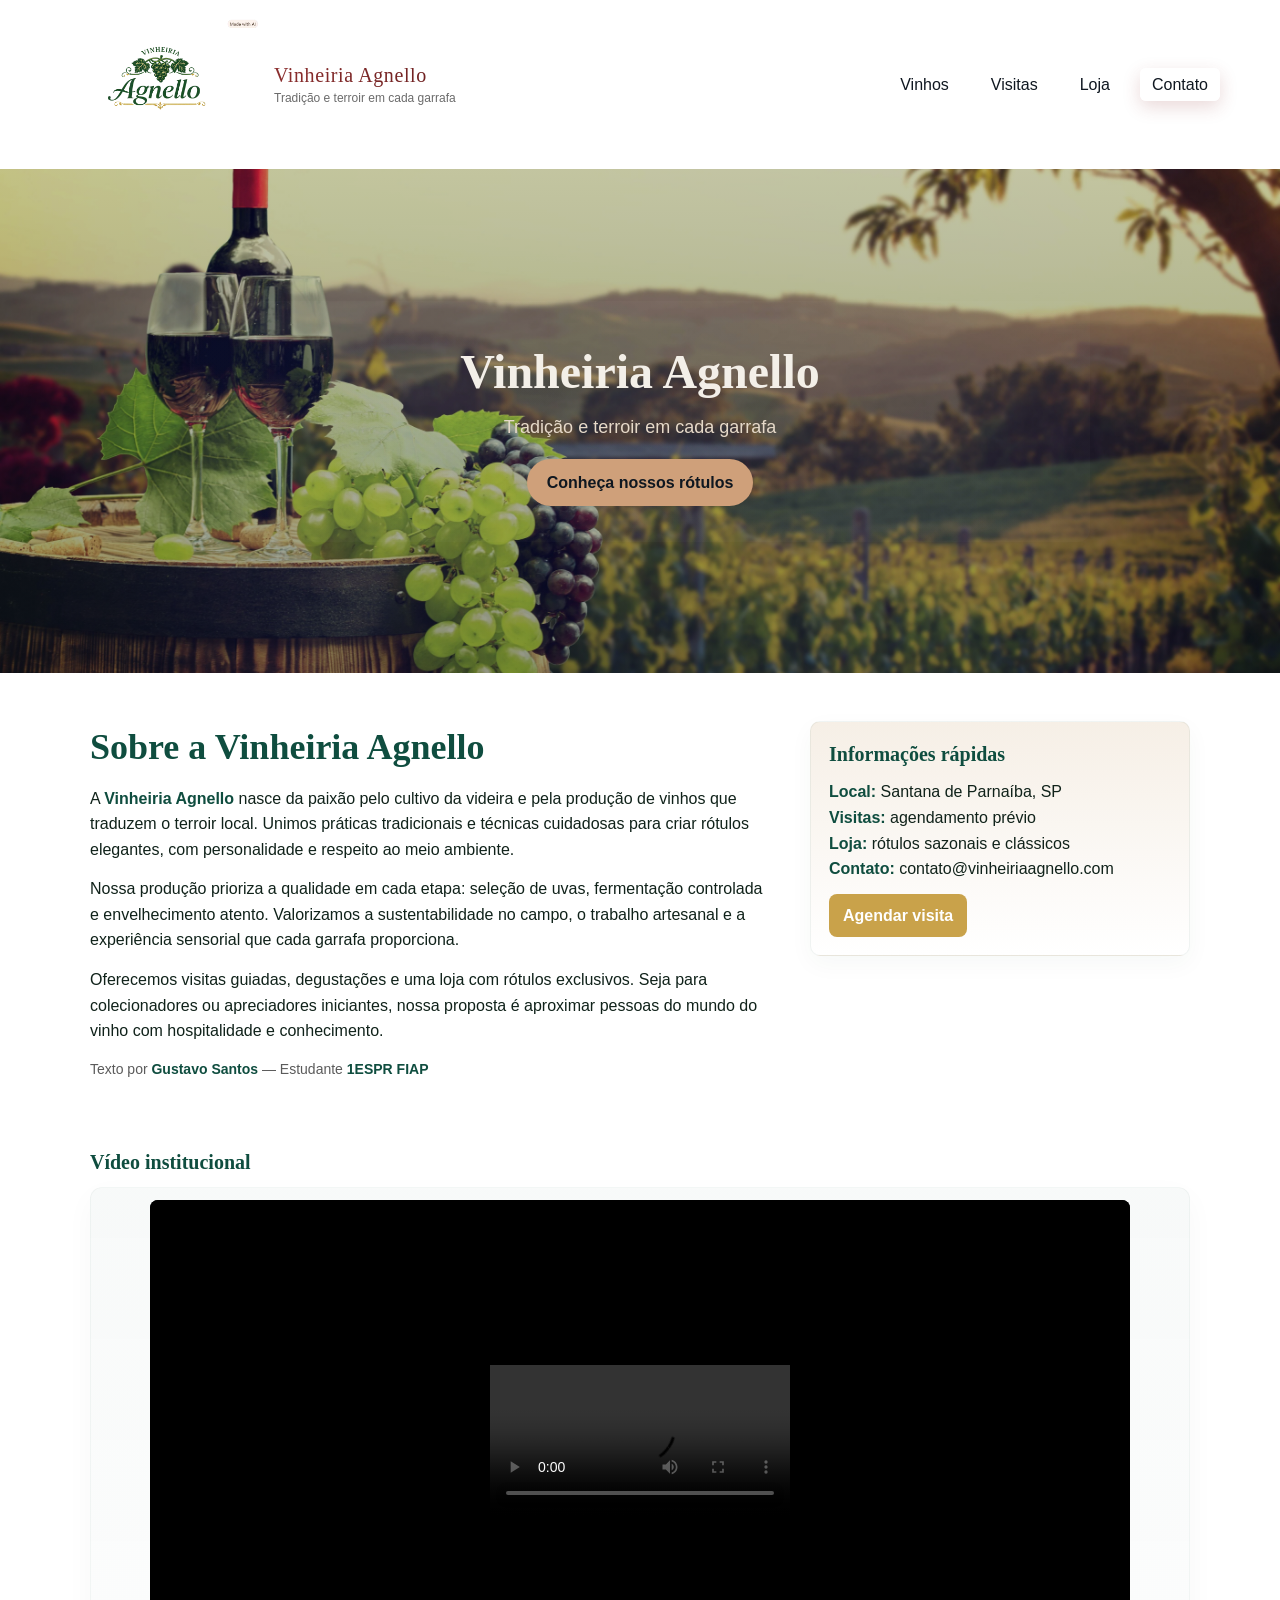
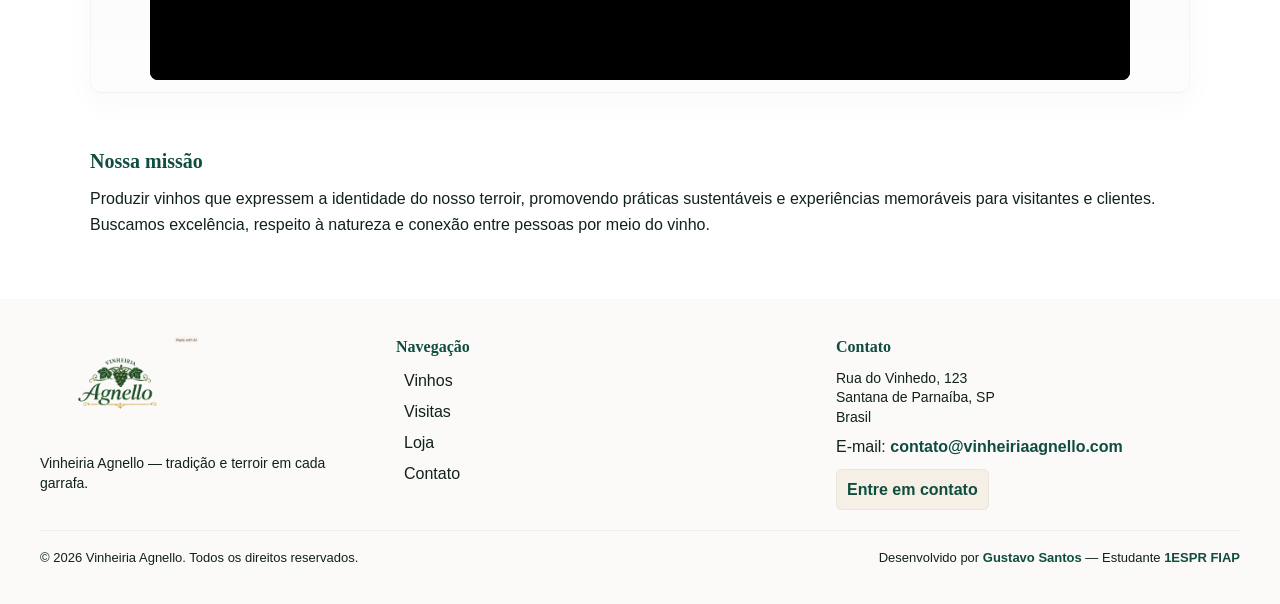
<file: index.html>
<!DOCTYPE html>
<html lang="pt-BR">

<head>
    <meta charset="UTF-8">
    <meta name="viewport" content="width=device-width, initial-scale=1.0">
    <meta name="keywords" content="Vinheiria Agnello, vinhos, vinícola, vinhos artesanais, vinhos brasileiros, degustação de vinhos, visita à vinícola, loja de vinhos, terroir, enoturismo, Santana de Parnaíba, São Paulo">
    <meta name="description" content="Conheça a Vinheiria Agnello, uma vinheiria dedicada à tradição, ao terroir e à produção de vinhos artesanais. Descubra nossos vinhos, visitas e experiências.">
    <link rel="icon" href="./src/assets/imgs/logo.png" type="image/png">
    <title>Vinheiria Agnello</title>
    <link rel="stylesheet" href="./src/css/style.css">

    <style>
        .principal_sobre {
            background: #ffffff;
            color: #10221a;
            font-family: "Montserrat", sans-serif;
            padding: 48px 36px;
            box-sizing: border-box;
        }

        .sobre_apresentacao {
            display: flex;
            gap: 36px;
            max-width: 1100px;
            margin: 0 auto 36px auto;
            align-items: flex-start;
        }

        .conteudo_sobre {
            flex: 2;
        }

        .titulo_principal {
            font-family: "Playfair Display", serif;
            font-size: 36px;
            color: #0f4d3f;
            margin-bottom: 12px;
        }

        .titulo_secundario {
            font-family: "Playfair Display", serif;
            font-size: 20px;
            color: #0f4d3f;
            margin-bottom: 10px;
        }

        .paragrafo {
            font-size: 16px;
            line-height: 1.6;
            color: #10221a;
            margin-bottom: 14px;
        }

        .assinatura {
            margin-top: 8px;
            font-size: 14px;
            color: #5b5b5b;
        }

        .info_rapida {
            flex: 1;
            background: linear-gradient(180deg, #f6efe6, #fff);
            border: 1px solid rgba(15, 77, 63, 0.06);
            padding: 18px;
            border-radius: 10px;
            box-shadow: 0 8px 24px rgba(15, 77, 63, 0.04);
        }

        .lista_info {
            list-style: none;
            padding: 0;
            margin: 0 0 12px 0;
            color: #10221a;
            line-height: 1.6;
        }

        .botao_contato {
            display: inline-block;
            text-decoration: none;
            background: #c9a24a;
            color: #ffffff;
            padding: 10px 14px;
            border-radius: 8px;
            font-weight: 600;
        }

        .secao_video {
            max-width: 1100px;
            margin: 0 auto 28px auto;
            padding: 18px 0;
        }

        .video_container {
            background: linear-gradient(
                180deg,
                rgba(15, 77, 63, 0.03),
                rgba(15, 77, 63, 0.01)
            );
            border-radius: 12px;
            padding: 12px;
            display: flex;
            justify-content: center;
            align-items: center;
            border: 1px solid rgba(15, 77, 63, 0.04);
            box-shadow: 0 10px 30px rgba(15, 77, 63, 0.03);
        }

        .video_embutido {
            width: 100%;
            height: 480px;
            max-width: 980px;
            border-radius: 8px;
            background: #000;
        }

        .secao_missao {
            max-width: 1100px;
            margin: 0 auto;
            padding-top: 8px;
        }

        strong {
            color: #0f4d3f;
        }

        code {
            background: #f4f4f4;
            padding: 2px 6px;
            border-radius: 4px;
            font-family: monospace;
            font-size: 13px;
        }
    </style>
</head>

<body>

    <header class="cabecalho_site">
        <div class="topo_cabecalho">

            <a class="marca" href="#">
                <img
                    class="logo_marca"
                    src="./src/assets/imgs/logo.png"
                    alt="Logotipo Vinheiria Agnello"
                >

                <div class="texto_marca">
                    <span class="nome_marca">Vinheiria Agnello</span>
                    <span class="tag_marca">Tradição e terroir em cada garrafa</span>
                </div>
            </a>

            <nav class="nav_principal">
                <ul class="lista_nav">

                    <li>
                        <a href="./src/pages/vinhos.html">Vinhos</a>
                    </li>

                    <li>
                        <a href="./src/pages/visitas.html">Visitas</a>
                    </li>

                    <li>
                        <a href="./src/pages/loja.html">Loja</a>
                    </li>

                    <li>
                        <a href="./src/pages/contato.html" class="botao_cta">Contato</a>
                    </li>

                </ul>
            </nav>

        </div>

        <div class="hero">
            <div class="sobreposicao_hero">
                <h1 class="titulo_hero">Vinheiria Agnello</h1>

                <p class="subtitulo_hero">
                    Tradição e terroir em cada garrafa
                </p>

                <a class="cta_hero" href="./src/pages/vinhos.html">
                    Conheça nossos rótulos
                </a>
            </div>
        </div>
    </header>

    <main class="principal_sobre" id="sobre">

        <section class="sobre_apresentacao">

            <div class="conteudo_sobre">

                <h2 id="titulo_sobre" class="titulo_principal">
                    Sobre a Vinheiria Agnello
                </h2>

                <p class="paragrafo">
                    A <strong>Vinheiria Agnello</strong> nasce da paixão pelo cultivo da videira e pela produção de
                    vinhos que traduzem o terroir local.
                    Unimos práticas tradicionais e técnicas cuidadosas para criar rótulos elegantes, com personalidade e
                    respeito ao meio ambiente.
                </p>

                <p class="paragrafo">
                    Nossa produção prioriza a qualidade em cada etapa: seleção de uvas, fermentação controlada e
                    envelhecimento atento.
                    Valorizamos a sustentabilidade no campo, o trabalho artesanal e a experiência sensorial que cada
                    garrafa proporciona.
                </p>

                <p class="paragrafo">
                    Oferecemos visitas guiadas, degustações e uma loja com rótulos exclusivos. Seja para colecionadores
                    ou apreciadores iniciantes,
                    nossa proposta é aproximar pessoas do mundo do vinho com hospitalidade e conhecimento.
                </p>

                <p class="paragrafo assinatura">
                    Texto por <strong>Gustavo Santos</strong> —
                    Estudante <strong>1ESPR FIAP</strong>
                </p>

            </div>

            <aside class="info_rapida">

                <h3 id="titulo_info" class="titulo_secundario">
                    Informações rápidas
                </h3>

                <ul class="lista_info">
                    <li><strong>Local:</strong> Santana de Parnaíba, SP</li>
                    <li><strong>Visitas:</strong> agendamento prévio</li>
                    <li><strong>Loja:</strong> rótulos sazonais e clássicos</li>
                    <li><strong>Contato:</strong> contato@vinheiriaagnello.com</li>
                </ul>

                <a class="botao_contato" href="./src/pages/contato.html">
                    Agendar visita
                </a>

            </aside>

        </section>

        <section class="secao_video">

            <h3 id="titulo_video" class="titulo_secundario">
                Vídeo institucional
            </h3>

            <div class="video_container">

                <iframe
                    class="video_embutido"
                    src="./src/assets/videos/Vinheria_Agnello.mp4"
                    title="Vídeo institucional da Vinheiria Agnello"
                    frameborder="0"
                ></iframe>

            </div>

        </section>

        <section class="secao_missao">

            <h3 id="titulo_missao" class="titulo_secundario">
                Nossa missão
            </h3>

            <p class="paragrafo">
                Produzir vinhos que expressem a identidade do nosso terroir, promovendo práticas sustentáveis e
                experiências memoráveis para visitantes e clientes.
                Buscamos excelência, respeito à natureza e conexão entre pessoas por meio do vinho.
            </p>

        </section>

    </main>

    <footer class="rodape_site">

        <div class="rodape_container">

            <div class="rodape_coluna marca_coluna">

                <img
                    class="logo_rodape"
                    src="./src/assets/imgs/logo.png"
                    alt="Logotipo Vinheiria Agnello"
                >

                <p class="descricao_rodape">
                    Vinheiria Agnello — tradição e terroir em cada garrafa.
                </p>

            </div>

            <div class="rodape_coluna nav_coluna">

                <h4 class="titulo_coluna">
                    Navegação
                </h4>

                <ul class="lista_rodape">
                    <li><a href="./src/pages/vinhos.html">Vinhos</a></li>
                    <li><a href="./src/pages/visitas.html">Visitas</a></li>
                    <li><a href="./src/pages/loja.html">Loja</a></li>
                    <li><a href="./src/pages/contato.html">Contato</a></li>
                </ul>

            </div>

            <div class="rodape_coluna contato_coluna">

                <h4 class="titulo_coluna">
                    Contato
                </h4>

                <address class="endereco_rodape">
                    Rua do Vinhedo, 123<br>
                    Santana de Parnaíba, SP<br>
                    Brasil
                </address>

                <p class="email_rodape">
                    E-mail:
                    <a href="mailto:contato@vinheiriaagnello.com">
                        contato@vinheiriaagnello.com
                    </a>
                </p>

                <div class="redes_rodape">
                    <a class="Contato" href="./src/pages/contato.html">
                        Entre em contato
                    </a>
                </div>

            </div>

        </div>

        <div class="rodape_baixo">

            <p class="direitos">
                © <span class="ano">2026</span>
                Vinheiria Agnello. Todos os direitos reservados.
            </p>

            <p class="desenvolvido">
                Desenvolvido por <strong>Gustavo Santos</strong> —
                Estudante <strong>1ESPR FIAP</strong>
            </p>

        </div>

    </footer>

</body>

</html>
</file>
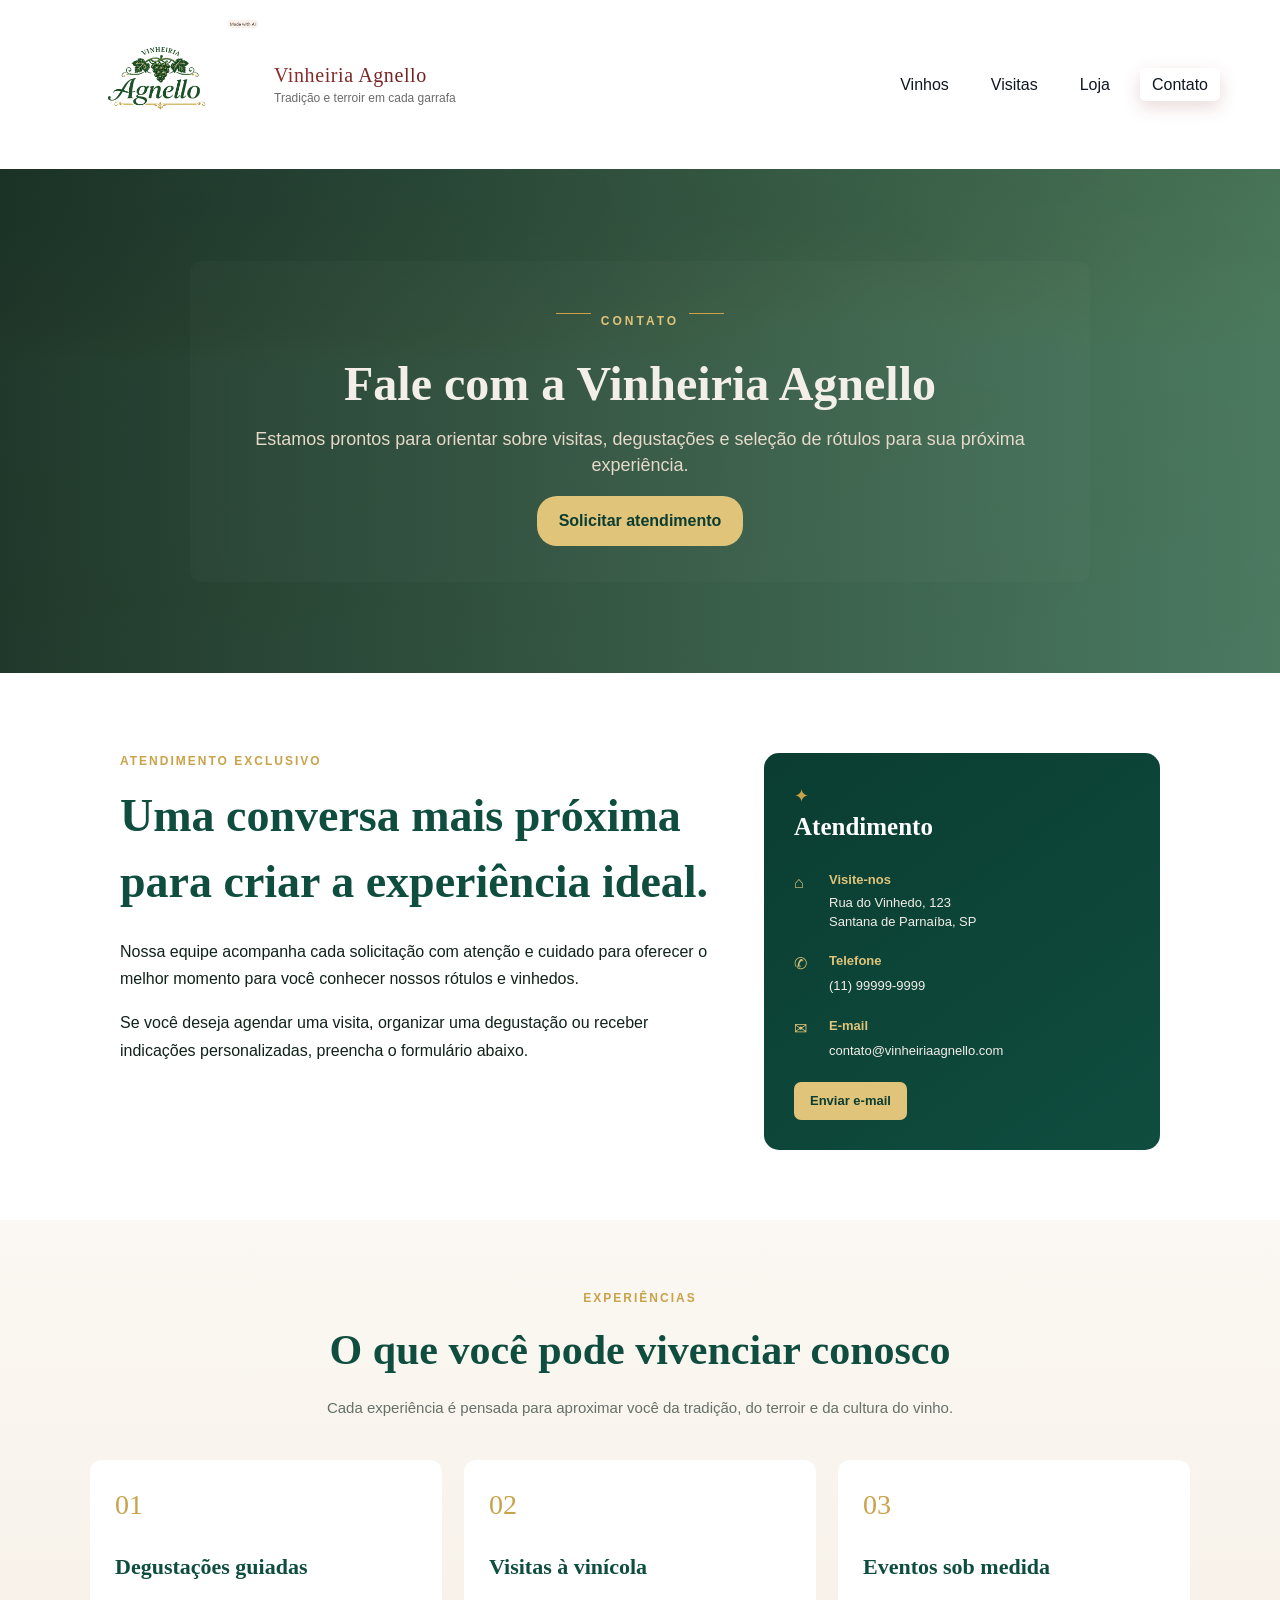
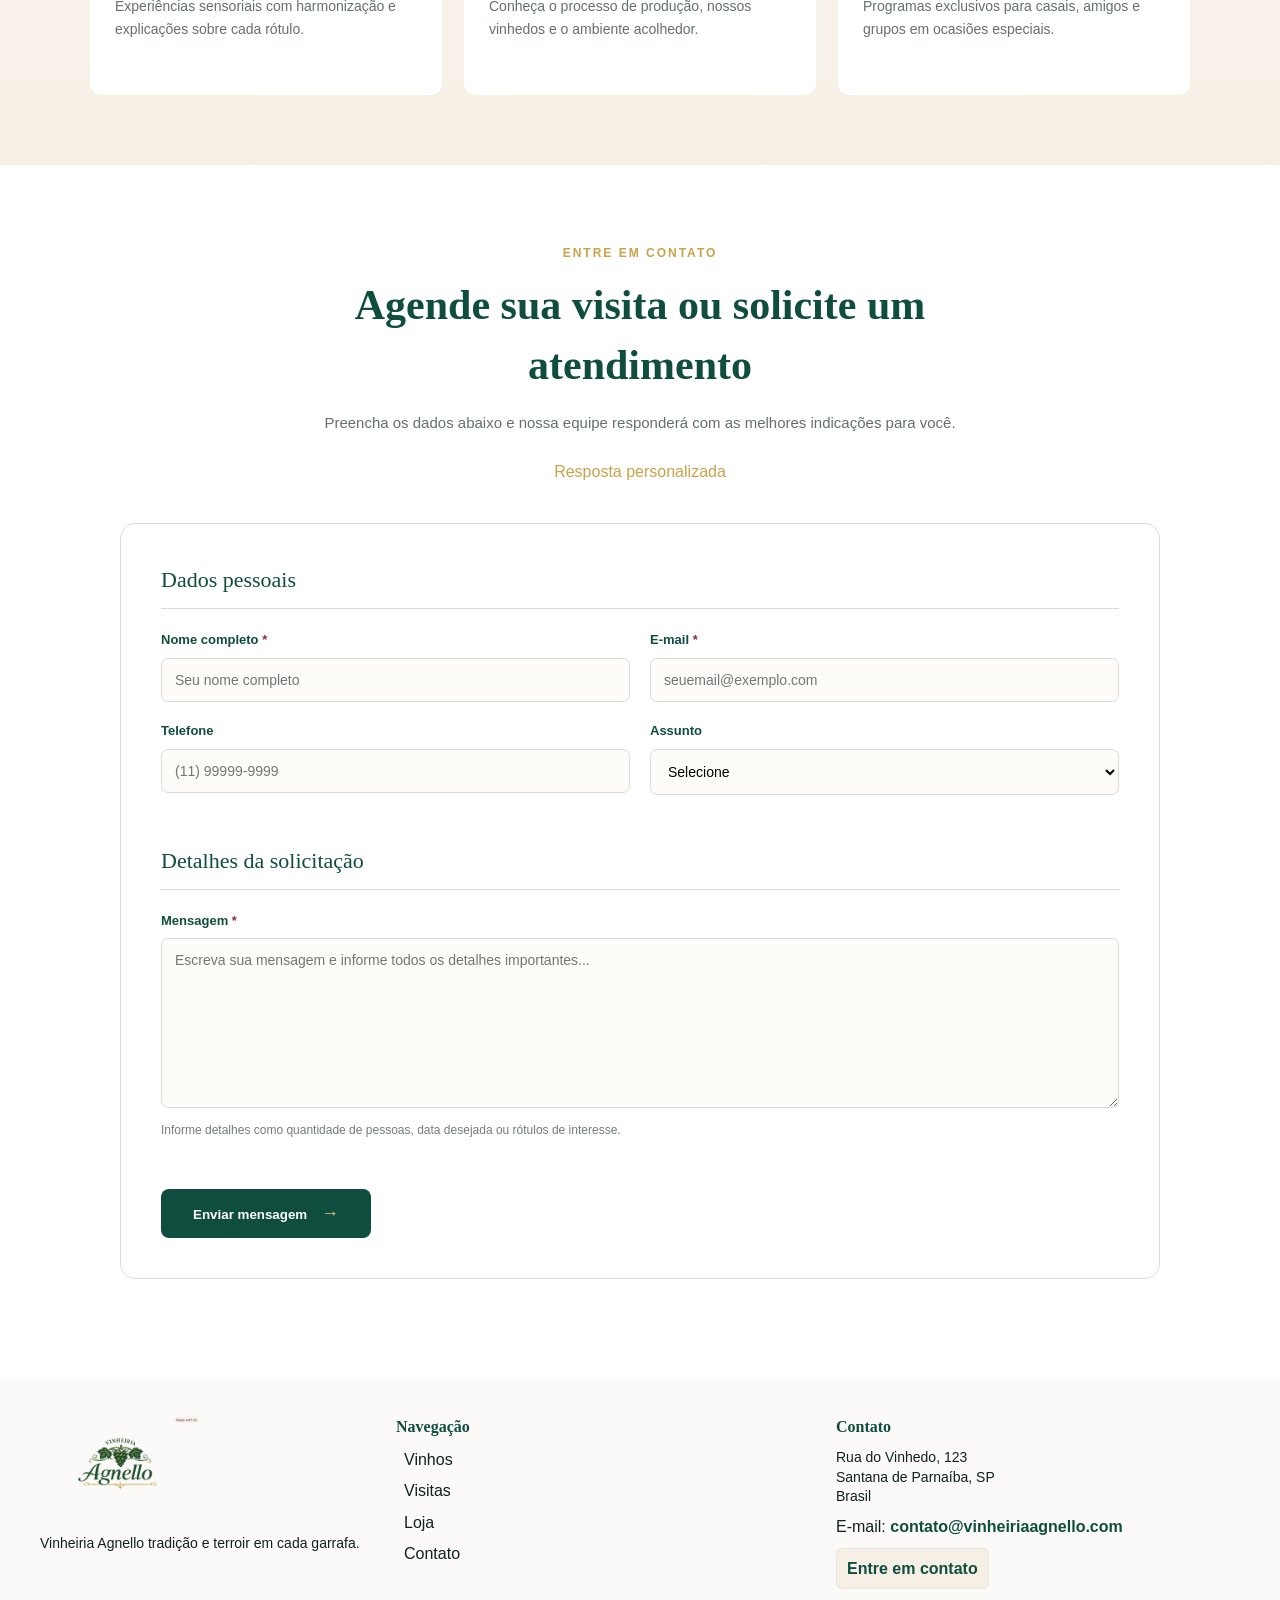
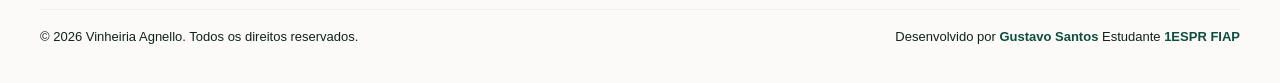
<file: src/pages/contato.html>
﻿<!DOCTYPE html>
<html lang="pt-BR">

<head>
  <meta charset="UTF-8" />
  <meta name="viewport" content="width=device-width, initial-scale=1.0" />
  <meta name="keywords" content="Vinheiria Agnello, vinhos, vinícola, vinhos artesanais, vinhos brasileiros, degustação de vinhos, visita à vinícola, loja de vinhos, terroir, enoturismo, Santana de Parnaíba, São Paulo">
  <meta name="description" content="Conheça a Vinheiria Agnello, uma vinheiria dedicada à tradição, ao terroir e à produção de vinhos artesanais. Descubra nossos vinhos, visitas e experiências.">
  <link rel="icon" href="../assets/imgs/logo.png" type="image/png">

  <title>Vinheiria Agnello</title>
  <link rel="stylesheet" href="../css/style.css" />
  <style>

.hero {
  background:
    linear-gradient(90deg, rgba(8, 35, 29, 0.9), rgba(15, 77, 63, 0.75)),
    url("../assets/imgs/vineyard.webp");
}

.detalhe_hero {
  display: inline-flex;
  gap: 10px;
  margin-bottom: 18px;
  color: #dfc47a;
  font-size: 12px;
  font-weight: bold;
  letter-spacing: 3px;
  text-transform: uppercase;
}

.detalhe_hero::before,
.detalhe_hero::after {
  content: "";
  width: 35px;
  height: 1px;
  background: #c9a24a;
}

.link_hero_contato {
  display: inline-block;
  padding: 13px 22px;
  color: #0b3d32;
  background: #dfc47a;
  border-radius: 20px;
  text-decoration: none;
  font-weight: bold;
}

.link_hero_contato:hover,
.botao_email:hover {
  background: #ffffff;
}

.principal_contato {
  color: #10221a;
  background: #ffffff;
  font-family: "Montserrat", sans-serif;
}

.apresentacao_contato {
  width: 1100px;
  margin: 0 auto;
  padding: 80px 30px 70px;
  display: grid;
  grid-template-columns: 1.5fr 1fr;
  gap: 50px;
  box-sizing: border-box;
}

.rotulo_secao {
  display: block;
  margin-bottom: 12px;
  color: #c9a24a;
  font-size: 12px;
  font-weight: bold;
  letter-spacing: 2px;
  text-transform: uppercase;
}

.titulo_principal_contato {
  margin-bottom: 22px;
  color: #0f4d3f;
  font-family: "Playfair Display", serif;
  font-size: 46px;
}

.paragrafo_contato {
  margin-bottom: 17px;
  font-size: 16px;
  line-height: 1.7;
}

.cartao_atendimento {
  padding: 30px;
  background: linear-gradient(145deg, #0b3d32, #0f4d3f);
  border-radius: 15px;
  color: #ffffff;
}

.ornamento_cartao {
  color: #c9a24a;
  font-size: 18px;
}

.titulo_cartao {
  margin-bottom: 25px;
  font-family: "Playfair Display", serif;
  font-size: 25px;
}

.item_atendimento {
  display: grid;
  grid-template-columns: 25px 1fr;
  gap: 10px;
  margin-bottom: 20px;
}

.icone_atendimento,
.item_atendimento strong {
  color: #dfc47a;
}

.item_atendimento strong {
  display: block;
  margin-bottom: 3px;
  font-size: 13px;
}

.item_atendimento p,
.item_atendimento a {
  color: #f3eee7;
  font-size: 13px;
  line-height: 1.5;
}

.item_atendimento a {
  text-decoration: none;
}

.item_atendimento a:hover {
  text-decoration: underline;
}

.botao_email {
  display: inline-block;
  padding: 10px 16px;
  color: #0b3d32;
  background: #dfc47a;
  border-radius: 7px;
  text-decoration: none;
  font-size: 13px;
  font-weight: bold;
}

.secao_experiencias {
  padding: 70px 30px;
  background: linear-gradient(180deg, #fbf8f3, #f6efe6);
}

.cabecalho_secao {
  width: 720px;
  margin: 0 auto 40px;
  text-align: center;
}

.titulo_secao_contato,
.titulo_formulario {
  color: #0f4d3f;
  font-family: "Playfair Display", serif;
  font-size: 42px;
}

.titulo_secao_contato {
  margin-bottom: 14px;
}

.descricao_secao,
.descricao_formulario {
  color: #657069;
  font-size: 15px;
  line-height: 1.7;
}

.lista_experiencias {
  width: 1100px;
  margin: 0 auto;
  display: grid;
  grid-template-columns: repeat(3, 1fr);
  gap: 22px;
}

.cartao_experiencia {
  min-height: 235px;
  padding: 25px;
  background: #ffffff;
  border-radius: 12px;
  box-sizing: border-box;
}

.numero_experiencia {
  display: block;
  margin-bottom: 25px;
  color: #c9a24a;
  font-family: "Playfair Display", serif;
  font-size: 28px;
}

.cartao_experiencia h3 {
  margin-bottom: 12px;
  color: #0f4d3f;
  font-family: "Playfair Display", serif;
  font-size: 22px;
}

.cartao_experiencia p {
  color: #657069;
  font-size: 14px;
  line-height: 1.7;
}

.secao_formulario {
  width: 1100px;
  margin: 0 auto;
  padding: 80px 30px 100px;
  box-sizing: border-box;
}

.introducao_formulario {
  width: 680px;
  margin: 0 auto 40px;
  text-align: center;
}

.titulo_formulario {
  margin-bottom: 14px;
}

.detalhe_formulario {
  margin-top: 24px;
  color: #c9a24a;
}

.formulario_contato {
  padding: 40px;
  background: #ffffff;
  border: 1px solid #d9ddd9;
  border-radius: 15px;
  box-sizing: border-box;
}

.grupo_formulario {
  margin-bottom: 30px;
  padding: 0;
  border: 0;
}

.titulo_grupo {
  width: 100%;
  padding-bottom: 12px;
  margin-bottom: 22px;
  color: #0f4d3f;
  border-bottom: 1px solid #d9ddd9;
  font-family: "Playfair Display", serif;
  font-size: 22px;
}

.linha_formulario {
  display: grid;
  grid-template-columns: 1fr 1fr;
  gap: 20px;
}

.campo_formulario {
  margin-bottom: 20px;
}

.campo_formulario label {
  display: block;
  margin-bottom: 8px;
  font-size: 13px;
  font-weight: bold;
}

.campo_formulario label span {
  color: #8b2e2e;
}

.campo_formulario input,
.campo_formulario select,
.campo_formulario textarea {
  width: 100%;
  padding: 13px;
  background: #fdfcf9;
  border: 1px solid #d9ddd9;
  border-radius: 7px;
  box-sizing: border-box;
  font-family: "Montserrat", sans-serif;
  font-size: 14px;
}

.campo_formulario textarea {
  height: 170px;
  resize: vertical;
}

.campo_formulario input:focus,
.campo_formulario select:focus,
.campo_formulario textarea:focus {
  outline: 1px solid #c9a24a;
}

.ajuda_campo {
  display: block;
  margin-top: 7px;
  color: #737d77;
  font-size: 12px;
}

.acoes_formulario {
  display: flex;
  align-items: center;
  justify-content: space-between;
}


.botao_enviar {
  width: 210px;
  padding: 14px;
  color: #ffffff;
  background: #0f4d3f;
  border: 0;
  border-radius: 8px;
  cursor: pointer;
  font-family: "Montserrat", sans-serif;
  font-weight: bold;
}

.botao_enviar:hover {
  background: #0b3d32;
}

.seta_botao {
  margin-left: 10px;
  color: #dfc47a;
  font-size: 18px;
}
label {
  color: #0f4d3f;

}

  </style>
</head>

<body>
  <header class="cabecalho_site" role="banner">
    <div class="topo_cabecalho">
      <a class="marca" href="../../index.html">
        <img class="logo_marca" src="../assets/imgs/logo.png" alt="Logotipo Vinheiria Agnello" />
        <div class="texto_marca">
          <span class="nome_marca">Vinheiria Agnello</span>
          <span class="tag_marca">Tradição e terroir em cada garrafa</span>
        </div>
      </a>

      <nav class="nav_principal">
        <ul id="lista_nav" class="lista_nav">
          <li><a href="./vinhos.html">Vinhos</a></li>
          <li><a href="./visitas.html">Visitas</a></li>
          <li><a href="./loja.html">Loja</a></li>
          <li><a href="./contato.html" class="botao_cta">Contato</a></li>
        </ul>
      </nav>
    </div>

    <div class="hero" role="img">
      <div class="sobreposicao_hero">
        <span class="detalhe_hero">Contato</span>
        <h1 class="titulo_hero">Fale com a Vinheiria Agnello</h1>
        <p class="subtitulo_hero">Estamos prontos para orientar sobre visitas, degustações e seleção
          de rótulos para sua próxima experiência.</p>
        <a class="link_hero_contato" href="#formulario-contato">Solicitar atendimento</a>
      </div>
    </div>
  </header>

  <main>

    <section class="principal_contato" >
      <div class="apresentacao_contato">
        <div>
          <span class="rotulo_secao">Atendimento exclusivo</span>
          <h2 id="titulo-contato" class="titulo_principal_contato">
            Uma conversa mais próxima para criar a experiência ideal.
          </h2>
          <p class="paragrafo_contato">
            Nossa equipe acompanha cada solicitação com atenção e cuidado para
            oferecer o melhor momento para você conhecer nossos rótulos e vinhedos.
          </p>
          <p class="paragrafo_contato">
            Se você deseja agendar uma visita, organizar uma degustação ou receber
            indicações personalizadas, preencha o formulário abaixo.
          </p>
        </div>

        <aside class="cartao_atendimento" >
          <div class="ornamento_cartao">✦</div>
          <h3 class="titulo_cartao">Atendimento</h3>

          <div class="item_atendimento">
            <span class="icone_atendimento" >⌂</span>
            <div>
              <strong>Visite-nos</strong>
              <p>Rua do Vinhedo, 123<br />Santana de Parnaíba, SP</p>
            </div>
          </div>

          <div class="item_atendimento">
            <span class="icone_atendimento" >✆</span>
            <div>
              <strong>Telefone</strong>
              <a href="tel:+5511999999999">(11) 99999-9999</a>
            </div>
          </div>

          <div class="item_atendimento">
            <span class="icone_atendimento" >✉</span>
            <div>
              <strong>E-mail</strong>
              <a href="mailto:contato@vinheiriaagnello.com">contato@vinheiriaagnello.com</a>
            </div>
          </div>

          <a class="botao_email" href="mailto:contato@vinheiriaagnello.com">Enviar e-mail</a>
        </aside>
      </div>
    </section>

    <section class="secao_experiencias">
      <div class="cabecalho_secao">
        <span class="rotulo_secao">Experiências</span>
        <h2 id="titulo-experiencias" class="titulo_secao_contato">
          O que você pode vivenciar conosco
        </h2>
        <p class="descricao_secao">
          Cada experiência é pensada para aproximar você da tradição, do terroir
          e da cultura do vinho.
        </p>
      </div>

      <div class="lista_experiencias">
        <article class="cartao_experiencia">
          <span class="numero_experiencia">01</span>
          <h3>Degustações guiadas</h3>
          <p>Experiências sensoriais com harmonização e explicações sobre cada rótulo.</p>
        </article>

        <article class="cartao_experiencia">
          <span class="numero_experiencia">02</span>
          <h3>Visitas à vinícola</h3>
          <p>Conheça o processo de produção, nossos vinhedos e o ambiente acolhedor.</p>
        </article>

        <article class="cartao_experiencia">
          <span class="numero_experiencia">03</span>
          <h3>Eventos sob medida</h3>
          <p>Programas exclusivos para casais, amigos e grupos em ocasiões especiais.</p>
        </article>
      </div>
    </section>

    <section class="secao_formulario" id="formulario-contato">
      <div class="introducao_formulario">
        <span class="rotulo_secao">Entre em contato</span>
        <h2 id="titulo-formulario" class="titulo_formulario">Agende sua visita ou solicite um atendimento</h2>
        <p class="descricao_formulario">
          Preencha os dados abaixo e nossa equipe responderá com as melhores
          indicações para você.
        </p>
        <div class="detalhe_formulario">
          <span ></span>
          <span>Resposta personalizada</span>
          <span ></span>
        </div>
      </div>

      <form class="formulario_contato" action="#" method="post">
        <fieldset class="grupo_formulario">
          <legend class="titulo_grupo">Dados pessoais</legend>

          <div class="linha_formulario">
            <div class="campo_formulario">
              <label for="nome">Nome completo <span >*</span></label>
              <input id="nome" name="nome" type="text" placeholder="Seu nome completo" required />
            </div>

            <div class="campo_formulario">
              <label for="email">E-mail <span >*</span></label>
              <input id="email" name="email" type="email" placeholder="seuemail@exemplo.com" required />
            </div>
          </div>

          <div class="linha_formulario">
            <div class="campo_formulario">
              <label for="telefone">Telefone</label>
              <input id="telefone" name="telefone" type="tel" placeholder="(11) 99999-9999" />
            </div>

            <div class="campo_formulario">
              <label for="assunto">Assunto</label>
              <select id="assunto" name="assunto">
                <option value="">Selecione</option>
                <option value="visita">Visita à vinícola</option>
                <option value="degustacao">Degustação</option>
                <option value="evento">Evento especial</option>
                <option value="informacao">Informações gerais</option>
              </select>
            </div>
          </div>
        </fieldset>

        <fieldset class="grupo_formulario">
          <legend class="titulo_grupo">Detalhes da solicitação</legend>

          <div class="campo_formulario">
            <label for="mensagem">Mensagem <span >*</span></label>
            <textarea id="mensagem" name="mensagem" rows="7" placeholder="Escreva sua mensagem e informe todos os detalhes importantes..." required></textarea>
            <span class="ajuda_campo">
              Informe detalhes como quantidade de pessoas, data desejada ou rótulos de interesse.
            </span>
          </div>
        </fieldset>

        <div class="acoes_formulario">

          <button class="botao_enviar" type="submit">
            <span>Enviar mensagem</span>
            <span class="seta_botao" >→</span>
          </button>
        </div>
      </form>
    </section>
  <footer class="rodape_site" role="contentinfo">    <div class="rodape_container">
      <div class="rodape_coluna marca_coluna">
        <img class="logo_rodape" src="../assets/imgs/logo.png" alt="Logotipo Vinheiria Agnello" />
        <p class="descricao_rodape">Vinheiria Agnello tradição e terroir em cada garrafa.</p>
      </div>

      <div class="rodape_coluna nav_coluna">
        <h4 class="titulo_coluna">Navegação</h4>
        <ul class="lista_rodape">
          <li><a href="./vinhos.html">Vinhos</a></li>
          <li><a href="./visitas.html">Visitas</a></li>
          <li><a href="./loja.html">Loja</a></li>
          <li><a href="./contato.html">Contato</a></li>
        </ul>
      </div>

      <div class="rodape_coluna contato_coluna">
        <h4 class="titulo_coluna">Contato</h4>
        <address class="endereco_rodape">
          Rua do Vinhedo, 123<br />
          Santana de Parnaí­ba, SP<br />
          Brasil
        </address>
        <p class="email_rodape">E-mail: <a href="mailto:contato@vinheiriaagnello.com">contato@vinheiriaagnello.com</a>
        </p>

        <div class="redes_rodape">
          <a class="Contato" href="./contato.html">Entre em contato</a>
        </div>
      </div>
    </div>

    <div class="rodape_baixo">
      <p class="direitos">© <span class="ano">2026</span> Vinheiria Agnello. Todos os direitos reservados.</p>
      <p class="desenvolvido">Desenvolvido por <strong>Gustavo Santos</strong> Estudante <strong>1ESPR FIAP</strong>
      </p>
    </div>
  </footer>
</body>

</html>
</file>
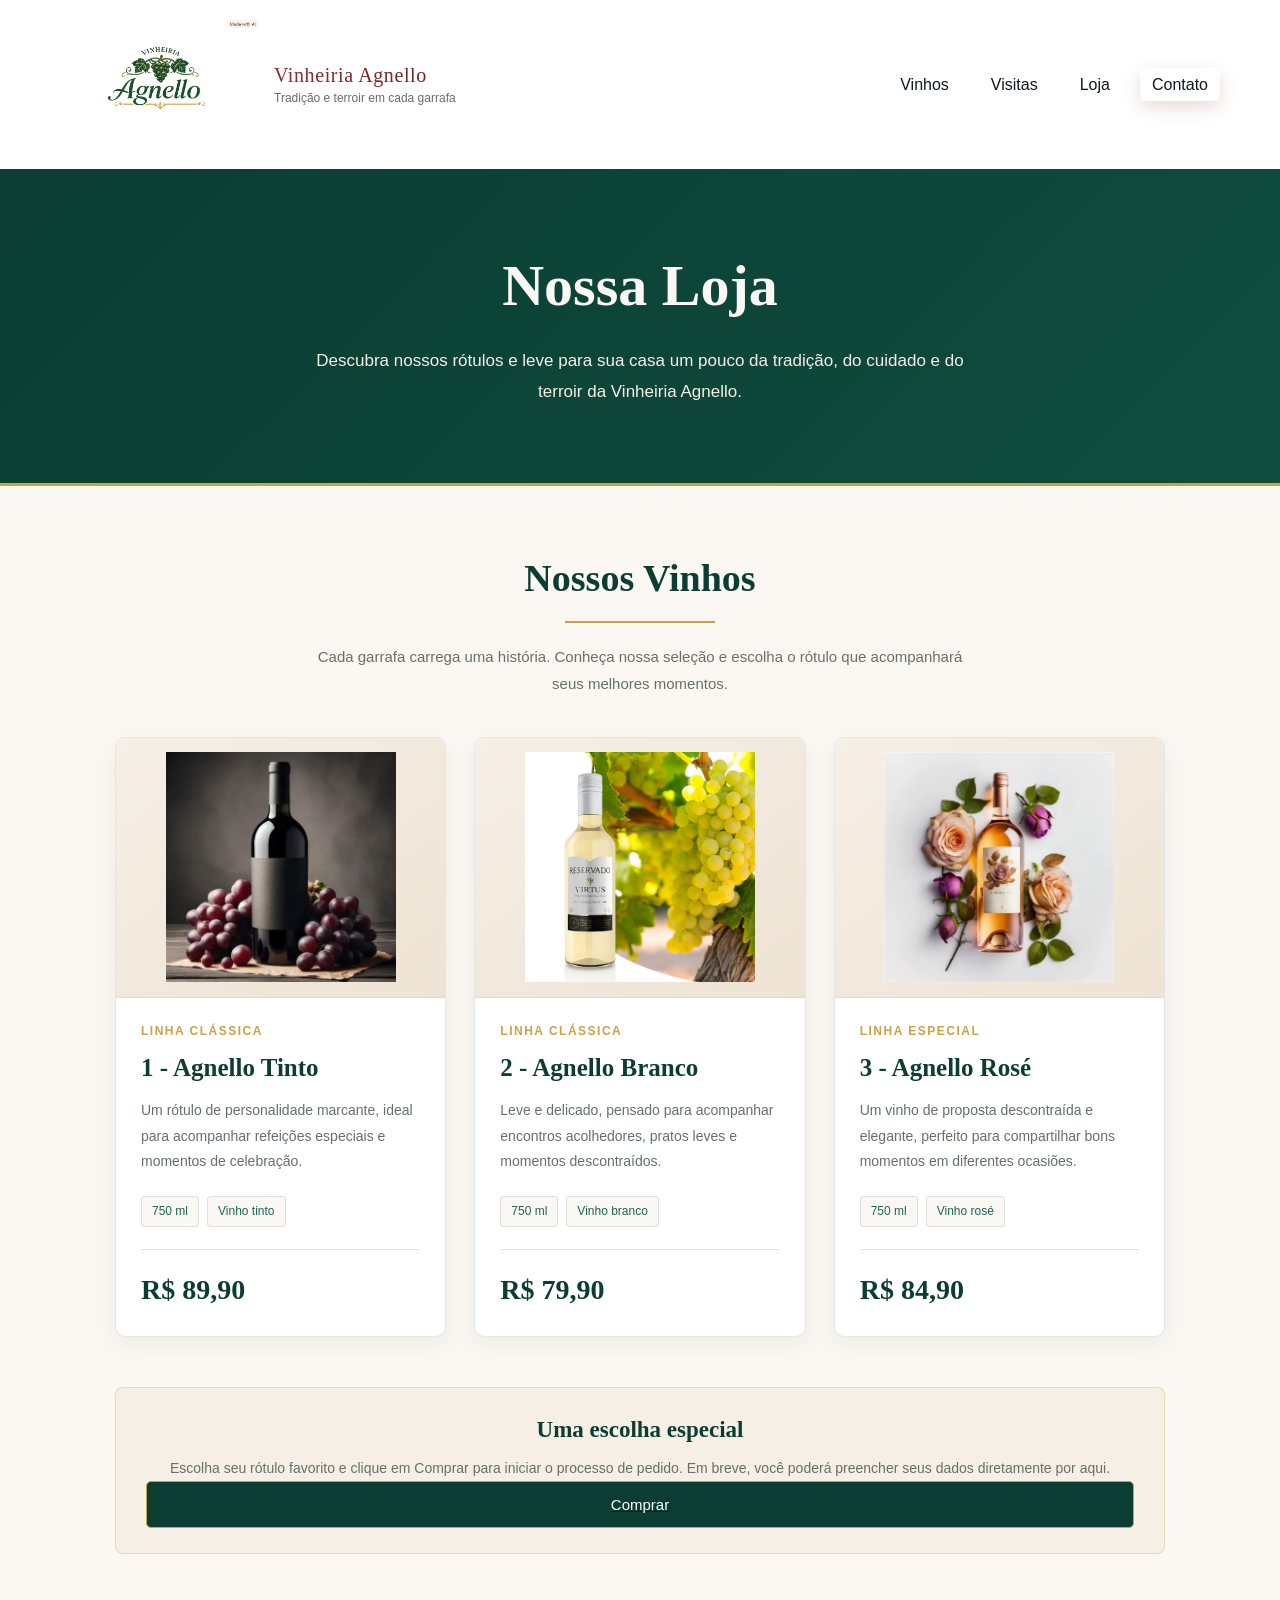
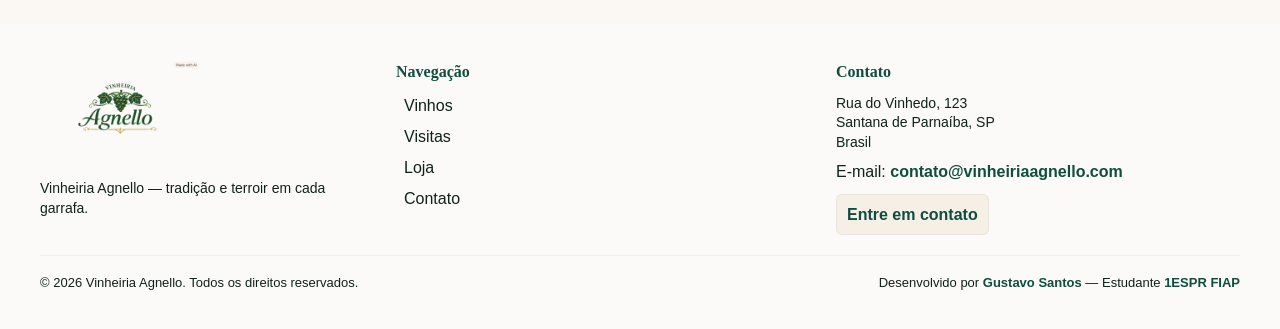
<file: src/pages/vinhos.html>
<!DOCTYPE html>
<html lang="pt-BR">
<head>
  <meta charset="UTF-8">
  <meta name="viewport" content="width=device-width, initial-scale=1.0">
  <meta name="keywords" content="Vinheiria Agnello, vinhos, vinícola, vinhos artesanais, vinhos brasileiros, degustação de vinhos, visita à vinícola, loja de vinhos, terroir, enoturismo, Santana de Parnaíba, São Paulo">
  <meta name="description" content="Conheça a Vinheiria Agnello, uma vinheiria dedicada à tradição, ao terroir e à produção de vinhos artesanais. Descubra nossos vinhos, visitas e experiências.">
  <link rel="icon" href="../assets/imgs/logo.png" type="image/png">
  <title>Vinheiria Agnello</title>
  <link rel="stylesheet" href="../css/style.css">

  <style>
    .principal_loja {
      background: #fbf8f3;
      color: #10221a;
      padding-bottom: 70px;
    }

    .hero_loja {
      padding: 75px 25px;
      text-align: center;
      background: linear-gradient(135deg, #0b3d32, #0f4d3f);
      color: #fbf8f3;
      border-bottom: 3px solid #c9a24a;
    }

    .titulo_hero_loja {
      margin: 0 0 18px;
      font-family: "Playfair Display", Georgia, serif;
      font-size: 58px;
      font-weight: 600;
    }

    .texto_hero_loja {
      max-width: 680px;
      margin: 0 auto;
      font-size: 17px;
      line-height: 1.8;
      color: #f6efe6;
    }

    .secao_vinhos {
      max-width: 1100px;
      margin: 0 auto;
      padding: 65px 25px 0;
    }

    .introducao_loja {
      margin-bottom: 40px;
      text-align: center;
    }

    .titulo_secao_loja {
      margin: 0 0 15px;
      color: #0b3d32;
      font-family: "Playfair Display", Georgia, serif;
      font-size: 38px;
      font-weight: 600;
    }

    .ornamento_loja {
      width: 150px;
      height: 2px;
      margin: 0 auto 20px;
      background: #c9a24a;
    }

    .texto_introducao_loja {
      max-width: 650px;
      margin: 0 auto;
      color: #657069;
      font-size: 15px;
      line-height: 1.8;
    }

    .lista_vinhos {
      display: grid;
      grid-template-columns: repeat(3, 1fr);
      gap: 28px;
    }

    .cartao_vinho {
      display: flex;
      flex-direction: column;
      overflow: hidden;
      background: #ffffff;
      border: 1px solid rgba(11, 61, 50, 0.12);
      border-radius: 10px;
      box-shadow: 0 8px 25px rgba(16, 34, 26, 0.06);
      transition: transform 0.2s ease, box-shadow 0.2s ease;
    }

    .cartao_vinho:hover {
      transform: translateY(-5px);
      box-shadow: 0 14px 30px rgba(16, 34, 26, 0.12);
    }

    .imagem_vinho {
      display: flex;
      align-items: center;
      justify-content: center;
      height: 260px;
      padding: 20px;
      background: linear-gradient(145deg, #f6efe6, #eee3d4);
      border-bottom: 1px solid rgba(201, 162, 74, 0.25);
    }

    .imagem_vinho img {
      max-width: 100%;
      max-height: 230px;
      object-fit: contain;
    }

    .informacoes_vinho {
      display: flex;
      flex: 1;
      flex-direction: column;
      padding: 25px;
    }

    .categoria_vinho {
      margin-bottom: 10px;
      color: #c9a24a;
      font-size: 12px;
      font-weight: 600;
      letter-spacing: 1.5px;
      text-transform: uppercase;
    }

    .nome_vinho {
      margin: 0 0 12px;
      color: #0b3d32;
      font-family: "Playfair Display", Georgia, serif;
      font-size: 25px;
      font-weight: 600;
    }

    .descricao_vinho {
      margin: 0 0 22px;
      color: #657069;
      font-size: 14px;
      line-height: 1.8;
    }

    .detalhes_vinho {
      display: flex;
      flex-wrap: wrap;
      gap: 8px;
      margin-bottom: 22px;
    }

    .detalhe_vinho {
      padding: 6px 10px;
      color: #1c6553;
      background: #fbf8f3;
      border: 1px solid rgba(11, 61, 50, 0.12);
      border-radius: 4px;
      font-size: 12px;
    }

    .rodape_cartao_vinho {
      display: flex;
      flex-direction: column;
      gap: 18px;
      margin-top: auto;
      padding-top: 20px;
      border-top: 1px solid #e8e1d7;
    }

    .preco_vinho {
      color: #0b3d32;
      font-family: "Playfair Display", Georgia, serif;
      font-size: 28px;
      font-weight: 600;
    }

    .botao_comprar {
      display: block;
      width: 100%;
      padding: 14px 20px;
      border: 1px solid #c9a24a;
      border-radius: 5px;
      background: #0b3d32;
      color: #ffffff;
      font-family: inherit;
      font-size: 15px;
      font-weight: 500;
      cursor: pointer;
      transition: background 0.2s ease, color 0.2s ease;
    }

    .botao_comprar:hover {
      background: #c9a24a;
      color: #0b3d32;
    }

    .aviso_loja {
      max-width: 1050px;
      margin: 50px auto 0;
      padding: 25px 30px;
      background: #f6efe6;
      border: 1px solid rgba(201, 162, 74, 0.3);
      border-radius: 8px;
      text-align: center;
    }

    .titulo_aviso_loja {
      margin: 0 0 10px;
      color: #0b3d32;
      font-family: "Playfair Display", Georgia, serif;
      font-size: 23px;
    }

    .texto_aviso_loja {
      margin: 0;
      color: #657069;
      font-size: 14px;
      line-height: 1.8;
    }
  </style>
</head>

<body>

  <header class="cabecalho_site">
    <div class="topo_cabecalho">

      <a class="marca" href="../../index.html">
        <img
          class="logo_marca"
          src="../assets/imgs/logo.png"
          alt="Logotipo Vinheiria Agnello"
        >

        <div class="texto_marca">
          <span class="nome_marca">Vinheiria Agnello</span>
          <span class="tag_marca">Tradição e terroir em cada garrafa</span>
        </div>
      </a>

      <nav class="nav_principal">
        <ul class="lista_nav">
          <li><a href="./vinhos.html">Vinhos</a></li>
          <li><a href="./visitas.html">Visitas</a></li>
          <li><a href="./loja.html">Loja</a></li>
          <li><a href="./contato.html" class="botao_cta">Contato</a></li>
        </ul>
      </nav>

    </div>
  </header>

  <main class="principal_loja">

    <section class="hero_loja">
      <h1 class="titulo_hero_loja">Nossa Loja</h1>

      <p class="texto_hero_loja">
        Descubra nossos rótulos e leve para sua casa
        um pouco da tradição, do cuidado e do terroir
        da Vinheiria Agnello.
      </p>
    </section>

    <section class="secao_vinhos">

      <div class="introducao_loja">
        <h2 class="titulo_secao_loja">Nossos Vinhos</h2>
        <div class="ornamento_loja"></div>

        <p class="texto_introducao_loja">
          Cada garrafa carrega uma história.
          Conheça nossa seleção e escolha o rótulo
          que acompanhará seus melhores momentos.
        </p>
      </div>

      <div class="lista_vinhos">

        <article class="cartao_vinho">
          <div class="imagem_vinho">
            <img
              src="../assets/imgs/Garrafa de vinho tinto Agnello.webp"
              alt="Garrafa de vinho tinto Agnello"
            >
          </div>

          <div class="informacoes_vinho">
            <span class="categoria_vinho">Linha Clássica</span>

            <h3 class="nome_vinho">1 - Agnello Tinto</h3>

            <p class="descricao_vinho">
              Um rótulo de personalidade marcante,
              ideal para acompanhar refeições
              especiais e momentos de celebração.
            </p>

            <div class="detalhes_vinho">
              <span class="detalhe_vinho">750 ml</span>
              <span class="detalhe_vinho">Vinho tinto</span>
            </div>

            <div class="rodape_cartao_vinho">
              <span class="preco_vinho">R$ 89,90</span>
            </div>
          </div>
        </article>

        <article class="cartao_vinho">
          <div class="imagem_vinho">
            <img
              src="../assets/imgs/Garrafa de vinho branco Agnello.webp"
              alt="Garrafa de vinho branco Agnello"
            >
          </div>

          <div class="informacoes_vinho">
            <span class="categoria_vinho">Linha Clássica</span>

            <h3 class="nome_vinho">2 - Agnello Branco</h3>

            <p class="descricao_vinho">
              Leve e delicado, pensado para acompanhar
              encontros acolhedores, pratos leves
              e momentos descontraídos.
            </p>

            <div class="detalhes_vinho">
              <span class="detalhe_vinho">750 ml</span>
              <span class="detalhe_vinho">Vinho branco</span>
            </div>

            <div class="rodape_cartao_vinho">
              <span class="preco_vinho">R$ 79,90</span>
            </div>
          </div>
        </article>

        <article class="cartao_vinho">
          <div class="imagem_vinho">
            <img
              src="../assets/imgs/Garrafa de vinho rosé Agnello.webp"
              alt="Garrafa de vinho rosé Agnello"
            >
          </div>

          <div class="informacoes_vinho">
            <span class="categoria_vinho">Linha Especial</span>

            <h3 class="nome_vinho">3 - Agnello Rosé</h3>

            <p class="descricao_vinho">
              Um vinho de proposta descontraída
              e elegante, perfeito para compartilhar
              bons momentos em diferentes ocasiões.
            </p>

            <div class="detalhes_vinho">
              <span class="detalhe_vinho">750 ml</span>
              <span class="detalhe_vinho">Vinho rosé</span>
            </div>

            <div class="rodape_cartao_vinho">
              <span class="preco_vinho">R$ 84,90</span>
            </div>
          </div>
        </article>

      </div>

      <aside class="aviso_loja">
        <h2 class="titulo_aviso_loja">Uma escolha especial</h2>

        <p class="texto_aviso_loja">
          Escolha seu rótulo favorito e clique em
          Comprar para iniciar o processo de pedido.
          Em breve, você poderá preencher seus dados
          diretamente por aqui.
        </p>

        <a href="./loja.html">
          <button type="button" class="botao_comprar">
            Comprar
          </button>
        </a>
      </aside>

    </section>
  </main>

  <footer class="rodape_site">

    <div class="rodape_container">

      <div class="rodape_coluna marca_coluna">
        <img
          class="logo_rodape"
          src="../assets/imgs/logo.png"
          alt="Logotipo Vinheiria Agnello"
        >

        <p class="descricao_rodape">
          Vinheiria Agnello — tradição e terroir em cada garrafa.
        </p>
      </div>

      <div class="rodape_coluna nav_coluna">
        <h4 class="titulo_coluna">Navegação</h4>

        <ul class="lista_rodape">
          <li><a href="./vinhos.html">Vinhos</a></li>
          <li><a href="./visitas.html">Visitas</a></li>
          <li><a href="./loja.html">Loja</a></li>
          <li><a href="./contato.html">Contato</a></li>
        </ul>
      </div>

      <div class="rodape_coluna contato_coluna">
        <h4 class="titulo_coluna">Contato</h4>

        <address class="endereco_rodape">
          Rua do Vinhedo, 123<br>
          Santana de Parnaíba, SP<br>
          Brasil
        </address>

        <p class="email_rodape">
          E-mail:
          <a href="mailto:contato@vinheiriaagnello.com">
            contato@vinheiriaagnello.com
          </a>
        </p>

        <div class="redes_rodape">
          <a class="Contato" href="./contato.html">
            Entre em contato
          </a>
        </div>
      </div>

    </div>

    <div class="rodape_baixo">
      <p class="direitos">
        © <span class="ano">2026</span>
        Vinheiria Agnello. Todos os direitos reservados.
      </p>

      <p class="desenvolvido">
        Desenvolvido por <strong>Gustavo Santos</strong> —
        Estudante <strong>1ESPR FIAP</strong>
      </p>
    </div>

  </footer>

</body>
</html>
</file>
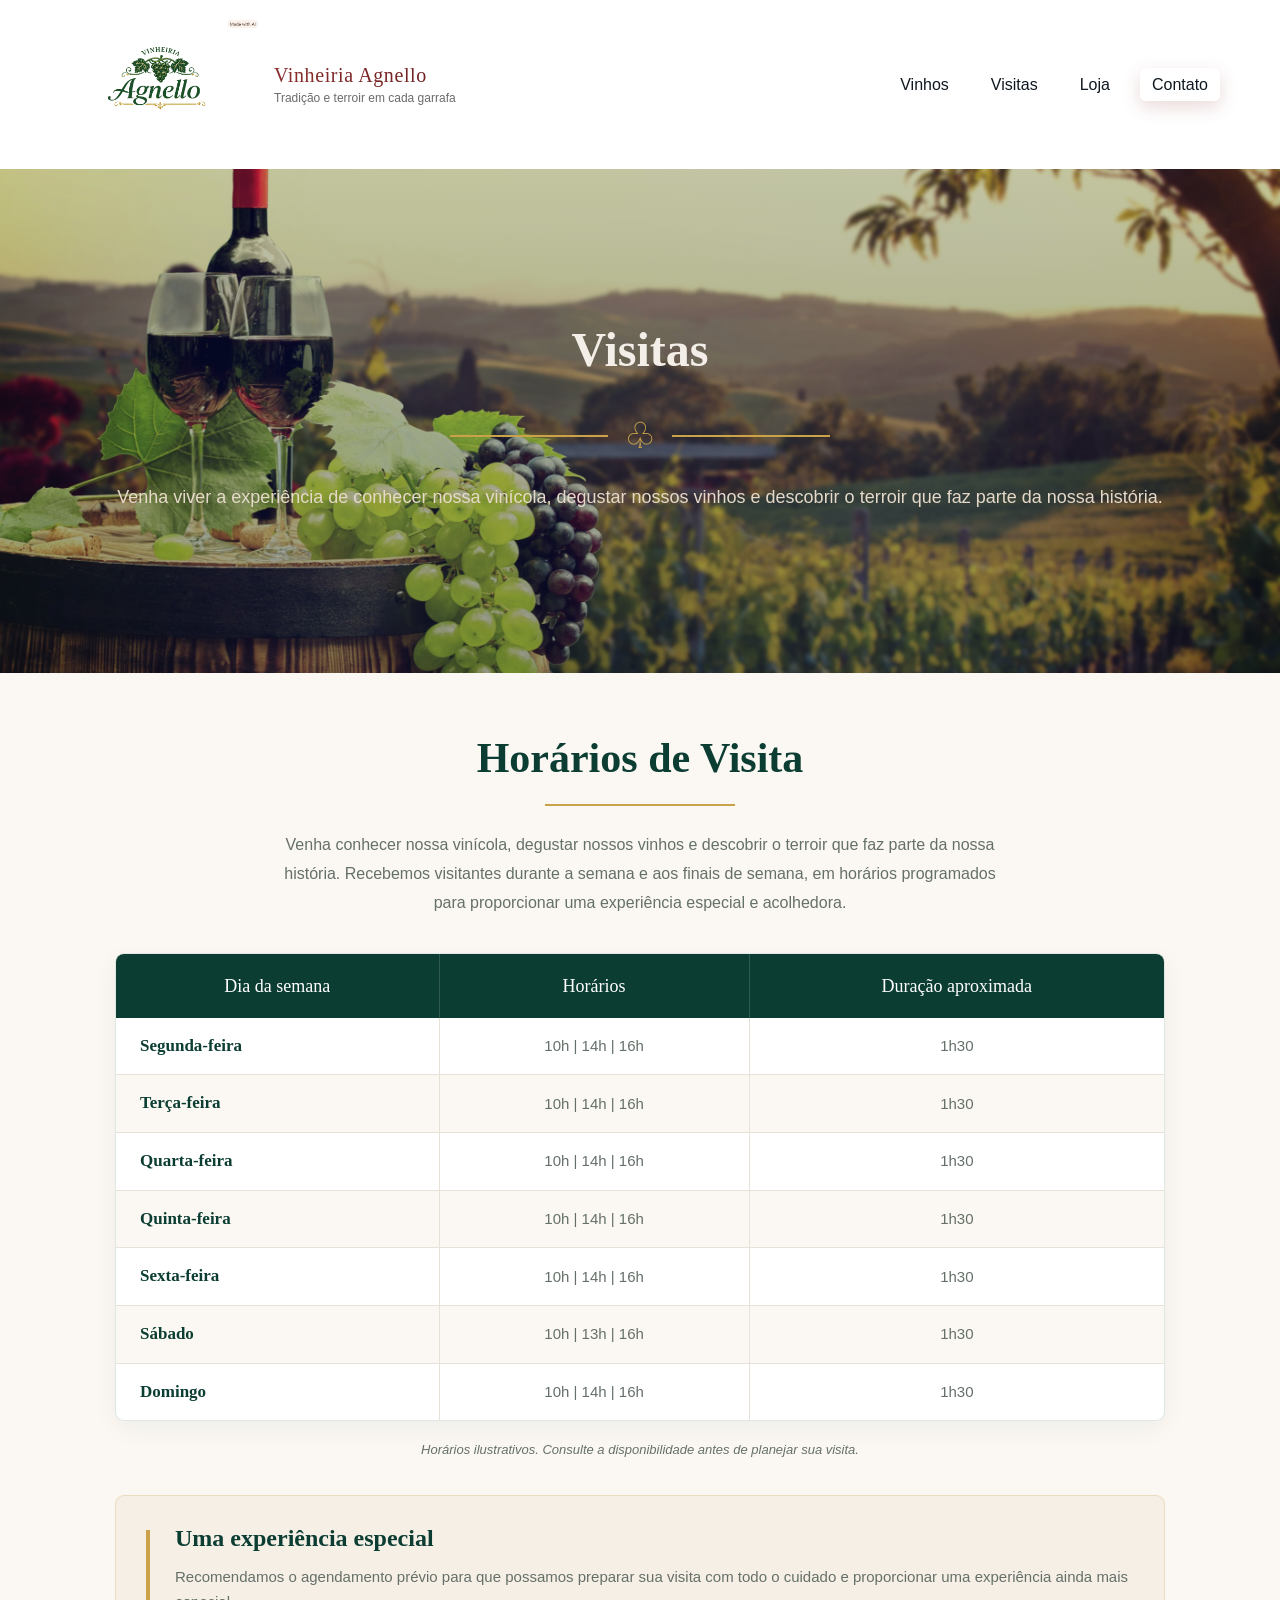
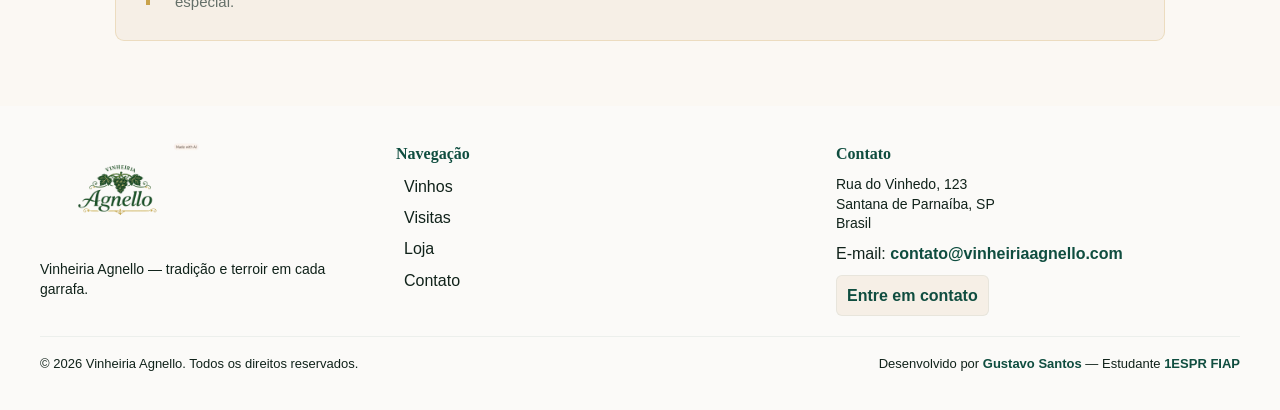
<file: src/pages/visitas.html>
<!DOCTYPE html>
<html lang="pt-BR">

<head>
  <meta charset="UTF-8">
  <meta name="viewport" content="width=device-width, initial-scale=1.0">
  <meta name="keywords" content="Vinheiria Agnello, vinhos, vinícola, vinhos artesanais, vinhos brasileiros, degustação de vinhos, visita à vinícola, loja de vinhos, terroir, enoturismo, Santana de Parnaíba, São Paulo">
  <meta name="description" content="Conheça a Vinheiria Agnello, uma vinheiria dedicada à tradição, ao terroir e à produção de vinhos artesanais. Descubra nossos vinhos, visitas e experiências.">
  <link rel="icon" href="../assets/imgs/logo.png" type="image/png">
  <title>Vinheiria Agnello</title>
  <link rel="stylesheet" href="../css/style.css">

  <style>
    .principal_visitas {
      background: #fbf8f3;
      color: #10221a;
      padding: 55px 0 65px;
    }

    .conteudo_visitas {
      max-width: 1100px;
      margin: 0 auto;
      padding: 0 25px;
    }

    .introducao_visitas {
      text-align: center;
      margin-bottom: 35px;
    }

    .titulo_visitas {
      color: #0b3d32;
      font-family: "Playfair Display", Georgia, serif;
      font-size: 42px;
      font-weight: 600;
      margin: 0 0 15px;
    }

    .ornamento_visitas {
      width: 190px;
      height: 2px;
      margin: 0 auto 25px;
      background: #c9a24a;
    }

    .texto_introducao_visitas {
      max-width: 720px;
      margin: 0 auto;
      color: #657069;
      font-size: 16px;
      line-height: 1.8;
    }

    .secao_horarios {
      margin-top: 30px;
    }

    .tabela_horarios {
      width: 100%;
      border-collapse: separate;
      border-spacing: 0;
      overflow: hidden;
      border: 1px solid rgba(11, 61, 50, 0.12);
      border-radius: 9px;
      background: #ffffff;
      box-shadow: 0 8px 25px rgba(16, 34, 26, 0.05);
    }

    .tabela_horarios th {
      padding: 19px 24px;
      background: #0b3d32;
      color: #ffffff;
      font-family: "Playfair Display", Georgia, serif;
      font-size: 18px;
      font-weight: 500;
      text-align: center;
      border-right: 1px solid rgba(255, 255, 255, 0.15);
    }

    .tabela_horarios th:last-child {
      border-right: none;
    }

    .tabela_horarios td {
      padding: 16px 24px;
      color: #657069;
      font-size: 15px;
      text-align: center;
      border-right: 1px solid #e8e1d7;
      border-bottom: 1px solid #e8e1d7;
    }

    .tabela_horarios td:last-child {
      border-right: none;
    }

    .tabela_horarios tbody tr:last-child td {
      border-bottom: none;
    }

    .tabela_horarios tbody tr:nth-child(even) {
      background: #fbf8f3;
    }

    .tabela_horarios tbody tr:hover {
      background: #f6efe6;
      transition: background 0.2s ease;
    }

    .dia_visita {
      color: #0b3d32 !important;
      font-family: "Playfair Display", Georgia, serif;
      font-size: 17px !important;
      font-weight: 600;
      text-align: left !important;
    }

    .horario_visita {
      color: #1c6553;
      font-weight: 500;
      white-space: nowrap;
    }

    .aviso_visitas {
      display: flex;
      align-items: center;
      gap: 25px;
      margin-top: 35px;
      padding: 25px 30px;
      background: #f6efe6;
      border: 1px solid rgba(201, 162, 74, 0.25);
      border-radius: 9px;
    }

    .detalhe_aviso {
      width: 4px;
      min-height: 75px;
      flex-shrink: 0;
      background: #c9a24a;
    }

    .titulo_aviso {
      margin: 0 0 8px;
      color: #0b3d32;
      font-family: "Playfair Display", Georgia, serif;
      font-size: 24px;
      font-weight: 600;
    }

    .texto_aviso {
      margin: 0;
      color: #657069;
      font-size: 15px;
      line-height: 1.7;
    }

    .observacao_horarios {
      margin-top: 20px;
      color: #657069;
      font-size: 13px;
      font-style: italic;
      text-align: center;
    }

    .ornamento_hero_visitas {
      display: flex;
      align-items: center;
      gap: 16px;
      width: 380px;
      margin: 25px 0 30px;
    }

    .ornamento_hero_visitas span:not(.simbolo_uva) {
      flex: 1;
      height: 2px;
      background: #c9a24a;
    }

    .simbolo_uva {
      color: #c9a24a;
      font-size: 36px;
      line-height: 1;
    }

    #sobreposicao_hero {
      display: flex;
      align-items: center;
      justify-content: center;
      flex-direction: column;
    }
  </style>
</head>

<body>

  <header class="cabecalho_site">

    <div class="topo_cabecalho">

      <a class="marca" href="../../index.html">

        <img
          class="logo_marca"
          src="../assets/imgs/logo.png"
          alt="Logotipo Vinheiria Agnello"
        >

        <div class="texto_marca">
          <span class="nome_marca">Vinheiria Agnello</span>
          <span class="tag_marca">
            Tradição e terroir em cada garrafa
          </span>
        </div>

      </a>

      <nav class="nav_principal">

        <ul class="lista_nav">

          <li>
            <a href="./vinhos.html">Vinhos</a>
          </li>

          <li>
            <a href="./visitas.html">Visitas</a>
          </li>

          <li>
            <a href="./loja.html">Loja</a>
          </li>

          <li>
            <a href="./contato.html" class="botao_cta">
              Contato
            </a>
          </li>

        </ul>

      </nav>

    </div>

    <div class="hero">

      <div id="sobreposicao_hero">

        <h1 class="titulo_hero">Visitas</h1>

        <div class="ornamento_hero_visitas">
          <span></span>
          <span class="simbolo_uva">♧</span>
          <span></span>
        </div>

        <p class="subtitulo_hero">
          Venha viver a experiência de conhecer nossa vinícola,
          degustar nossos vinhos e descobrir o terroir que
          faz parte da nossa história.
        </p>

      </div>

    </div>

  </header>

  <main class="principal_visitas">

    <div class="conteudo_visitas">

      <section class="introducao_visitas">

        <h1 class="titulo_visitas">
          Horários de Visita
        </h1>

        <div class="ornamento_visitas"></div>

        <p class="texto_introducao_visitas">
          Venha conhecer nossa vinícola, degustar nossos vinhos
          e descobrir o terroir que faz parte da nossa história.
          Recebemos visitantes durante a semana e aos finais
          de semana, em horários programados para proporcionar
          uma experiência especial e acolhedora.
        </p>

      </section>

      <section class="secao_horarios">

        <table class="tabela_horarios">

          <thead>
            <tr>
              <th>Dia da semana</th>
              <th>Horários</th>
              <th>Duração aproximada</th>
            </tr>
          </thead>

          <tbody>

            <tr>
              <td class="dia_visita">Segunda-feira</td>
              <td class="horario_visita">10h | 14h | 16h</td>
              <td>1h30</td>
            </tr>

            <tr>
              <td class="dia_visita">Terça-feira</td>
              <td class="horario_visita">10h | 14h | 16h</td>
              <td>1h30</td>
            </tr>

            <tr>
              <td class="dia_visita">Quarta-feira</td>
              <td class="horario_visita">10h | 14h | 16h</td>
              <td>1h30</td>
            </tr>

            <tr>
              <td class="dia_visita">Quinta-feira</td>
              <td class="horario_visita">10h | 14h | 16h</td>
              <td>1h30</td>
            </tr>

            <tr>
              <td class="dia_visita">Sexta-feira</td>
              <td class="horario_visita">10h | 14h | 16h</td>
              <td>1h30</td>
            </tr>

            <tr>
              <td class="dia_visita">Sábado</td>
              <td class="horario_visita">10h | 13h | 16h</td>
              <td>1h30</td>
            </tr>

            <tr>
              <td class="dia_visita">Domingo</td>
              <td class="horario_visita">10h | 14h | 16h</td>
              <td>1h30</td>
            </tr>

          </tbody>

        </table>

        <p class="observacao_horarios">
          Horários ilustrativos. Consulte a disponibilidade
          antes de planejar sua visita.
        </p>

      </section>

      <aside class="aviso_visitas">

        <div class="detalhe_aviso"></div>

        <div>

          <h2 class="titulo_aviso">
            Uma experiência especial
          </h2>

          <p class="texto_aviso">
            Recomendamos o agendamento prévio para que
            possamos preparar sua visita com todo o cuidado
            e proporcionar uma experiência ainda mais especial.
          </p>

        </div>

      </aside>

    </div>

  </main>

  <footer class="rodape_site">

    <div class="rodape_container">

      <div class="rodape_coluna marca_coluna">

        <img
          class="logo_rodape"
          src="../assets/imgs/logo.png"
          alt="Logotipo Vinheiria Agnello"
        >

        <p class="descricao_rodape">
          Vinheiria Agnello — tradição e terroir em cada garrafa.
        </p>

      </div>

      <div class="rodape_coluna nav_coluna">

        <h4 class="titulo_coluna">
          Navegação
        </h4>

        <ul class="lista_rodape">
          <li><a href="./vinhos.html">Vinhos</a></li>
          <li><a href="./visitas.html">Visitas</a></li>
          <li><a href="./loja.html">Loja</a></li>
          <li><a href="./contato.html">Contato</a></li>
        </ul>

      </div>

      <div class="rodape_coluna contato_coluna">

        <h4 class="titulo_coluna">
          Contato
        </h4>

        <address class="endereco_rodape">
          Rua do Vinhedo, 123<br>
          Santana de Parnaíba, SP<br>
          Brasil
        </address>

        <p class="email_rodape">
          E-mail:
          <a href="mailto:contato@vinheiriaagnello.com">
            contato@vinheiriaagnello.com
          </a>
        </p>

        <div class="redes_rodape">
          <a class="Contato" href="./contato.html">
            Entre em contato
          </a>
        </div>

      </div>

    </div>

    <div class="rodape_baixo">

      <p class="direitos">
        © <span class="ano">2026</span>
        Vinheiria Agnello. Todos os direitos reservados.
      </p>

      <p class="desenvolvido">
        Desenvolvido por <strong>Gustavo Santos</strong> —
        Estudante <strong>1ESPR FIAP</strong>
      </p>

    </div>

  </footer>

</body>
</html>
</file>
<file: src/css/style.css>
* {
  box-sizing: border-box;
  margin: 0;
  padding: 0;
}

html,
body {
  height: 100%;
}

body {
  font-family: "Montserrat", sans-serif;
  color: #f3efe8;
  background: #fff;
  line-height: 1.45;
}

.cabecalho_site {
  width: 100%;
  color: #f3efe8;
}

.topo_cabecalho {
  display: flex;
  align-items: center;
  justify-content: space-between;
  max-width: 1200px;
  margin: 0 auto;
  padding: 18px 20px;
}

.marca {
  display: flex;
  align-items: center;
  gap: 14px;
  text-decoration: none;
  color: inherit;
}

.logo_marca {
  width: 200px;
  height: auto;
  object-fit: contain;
}

.texto_marca {
  display: flex;
  flex-direction: column;
}

.nome_marca {
  display: block;
  font-family: "Playfair Display", serif;
  font-size: 20px;
  letter-spacing: 0.6px;
  background: linear-gradient(90deg, #8b2e2e, #6b1f1f);
  -webkit-background-clip: text;
  background-clip: text;
  color: transparent;
}

.tag_marca {
  display: block;
  font-size: 12px;
  color: #6b6b6b;
}

.nav_principal {
  position: relative;
}

.lista_nav {
  display: flex;
  gap: 18px;
  list-style: none;
  align-items: center;
  margin-left: 24px;
}

.lista_nav a {
  color: #0f1720;
  text-decoration: none;
  padding: 8px 12px;
  border-radius: 6px;
  font-weight: 500;
  background: rgba(255, 255, 255, 0.9);
  transition: transform 0.12s ease, opacity 0.12s ease;
}

.lista_nav a:hover {
  opacity: 0.9;
  transform: translateY(-1px);
}

.botao_cta {
  background: #8b2e2e;
  color: #f3efe8;
  box-shadow: 0 6px 18px rgba(139, 46, 46, 0.18);
}

.hero {
  height: 56vh;
  min-height: 360px;
  background-image:
    linear-gradient(180deg, rgba(15, 23, 32, 0.25), rgba(15, 23, 32, 0.45)),
    url('../assets/imgs/vineyard.webp');
  background-size: cover;
  background-position: center;
  display: flex;
  align-items: center;
  justify-content: center;
}

.sobreposicao_hero {
  text-align: center;
  padding: 36px;
  background: linear-gradient(180deg, rgba(255, 255, 255, 0.02), rgba(255, 255, 255, 0.02));
  border-radius: 12px;
  max-width: 900px;
  width: 100%;
}

.titulo_hero {
  font-family: "Playfair Display", serif;
  font-size: 48px;
  color: #f3efe8;
  margin-bottom: 8px;
}

.subtitulo_hero {
  color: #e6d9c9;
  margin-bottom: 18px;
  font-size: 18px;
}

.cta_hero {
  display: inline-block;
  padding: 12px 20px;
  background: #cfa07a;
  color: #0f1720;
  border-radius: 999px;
  text-decoration: none;
  font-weight: 600;
}

.sr-only {
  position: absolute;
  width: 1px;
  height: 1px;
  padding: 0;
  margin: -1px;
  overflow: hidden;
  clip: rect(0, 0, 0, 0);
  white-space: nowrap;
  border: 0;
}

.rodape_site {
  box-sizing: border-box;
  width: 100%;
  background: #fbfaf8;
  color: #10221a;
  font-family: "Montserrat", sans-serif;
  padding: 36px 20px;
}

.rodape_container {
  max-width: 1200px;
  margin: 0 auto;
  display: flex;
  gap: 36px;
  align-items: flex-start;
  justify-content: space-between;
}

.rodape_coluna {
  flex: 1;
  min-width: 180px;
}

.marca_coluna {
  max-width: 320px;
}

.logo_rodape {
  width: 160px;
  height: auto;
  display: block;
  margin-bottom: 12px;
}

.descricao_rodape {
  color: #10221a;
  font-size: 14px;
  line-height: 1.4;
}

.titulo_coluna {
  font-family: "Playfair Display", serif;
  font-size: 16px;
  color: #0f4d3f;
  margin-bottom: 10px;
}

.lista_rodape {
  list-style: none;
  padding: 0;
  margin: 0;
  display: flex;
  flex-direction: column;
  gap: 8px;
}

.lista_rodape a {
  color: #10221a;
  text-decoration: none;
  padding: 6px 8px;
  border-radius: 6px;
  background: transparent;
  transition: background 0.12s ease;
}

.lista_rodape a:hover {
  background: rgba(15, 77, 63, 0.06);
}

.endereco_rodape {
  font-style: normal;
  color: #10221a;
  font-size: 14px;
  line-height: 1.4;
  margin-bottom: 8px;
}

.email_rodape a {
  color: #0f4d3f;
  text-decoration: none;
  font-weight: 600;
}

.email_rodape a:hover {
  text-decoration: underline;
}

.redes_rodape {
  display: flex;
  gap: 8px;
  margin-top: 10px;
}

.Contato {
  display: inline-block;
  padding: 8px 10px;
  border-radius: 6px;
  background: #f6efe6;
  color: #0f4d3f;
  font-weight: 700;
  text-decoration: none;
  border: 1px solid rgba(15, 77, 63, 0.06);
}

.Contato:hover {
  background: #c9a24a;
  color: #fbfaf8;
}

.rodape_baixo {
  max-width: 1200px;
  margin: 20px auto 0;
  padding-top: 18px;
  border-top: 1px solid rgba(15, 77, 63, 0.06);
  display: flex;
  justify-content: space-between;
  align-items: center;
  gap: 12px;
}

.direitos {
  font-size: 13px;
  color: #10221a;
}

.desenvolvido {
  font-size: 13px;
  color: #10221a;
}

.rodape_site a {
  transition: opacity 0.12s ease;
}

.rodape_site strong {
  color: #0f4d3f;
}
</file>
